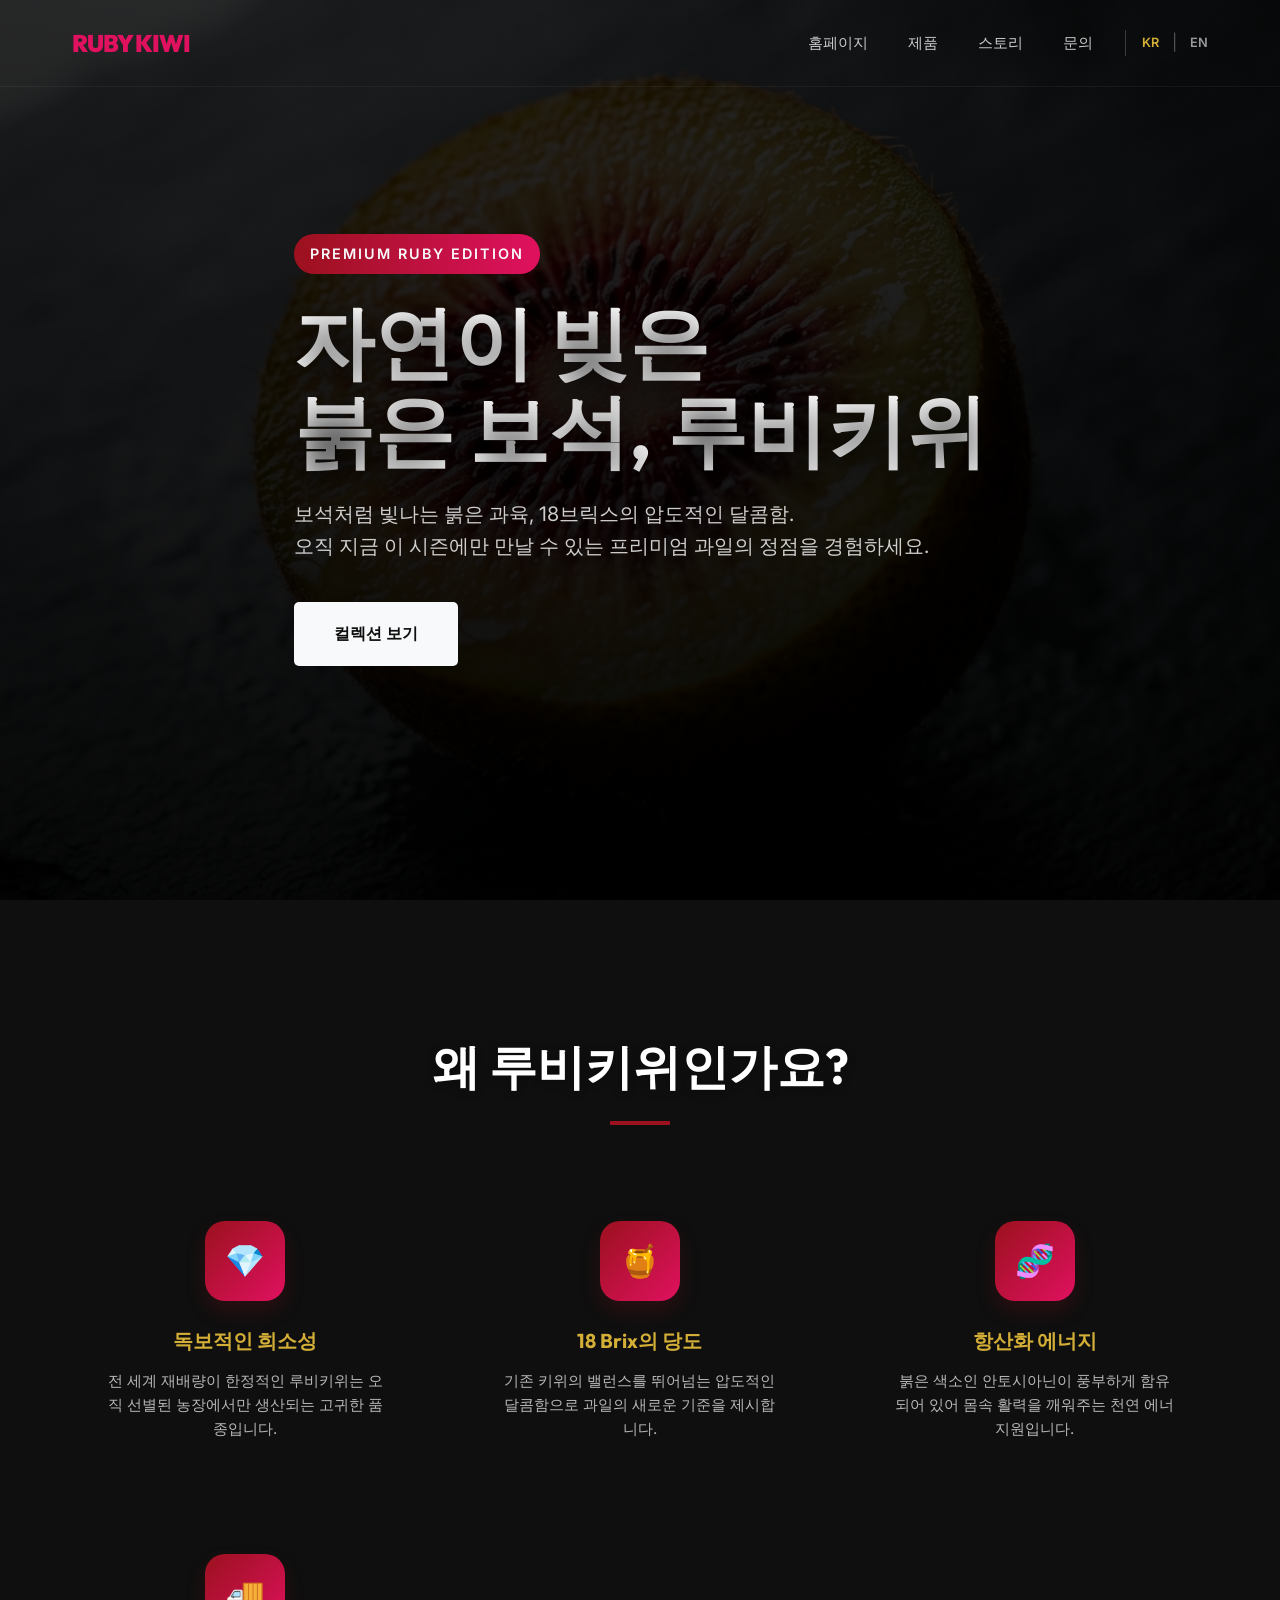
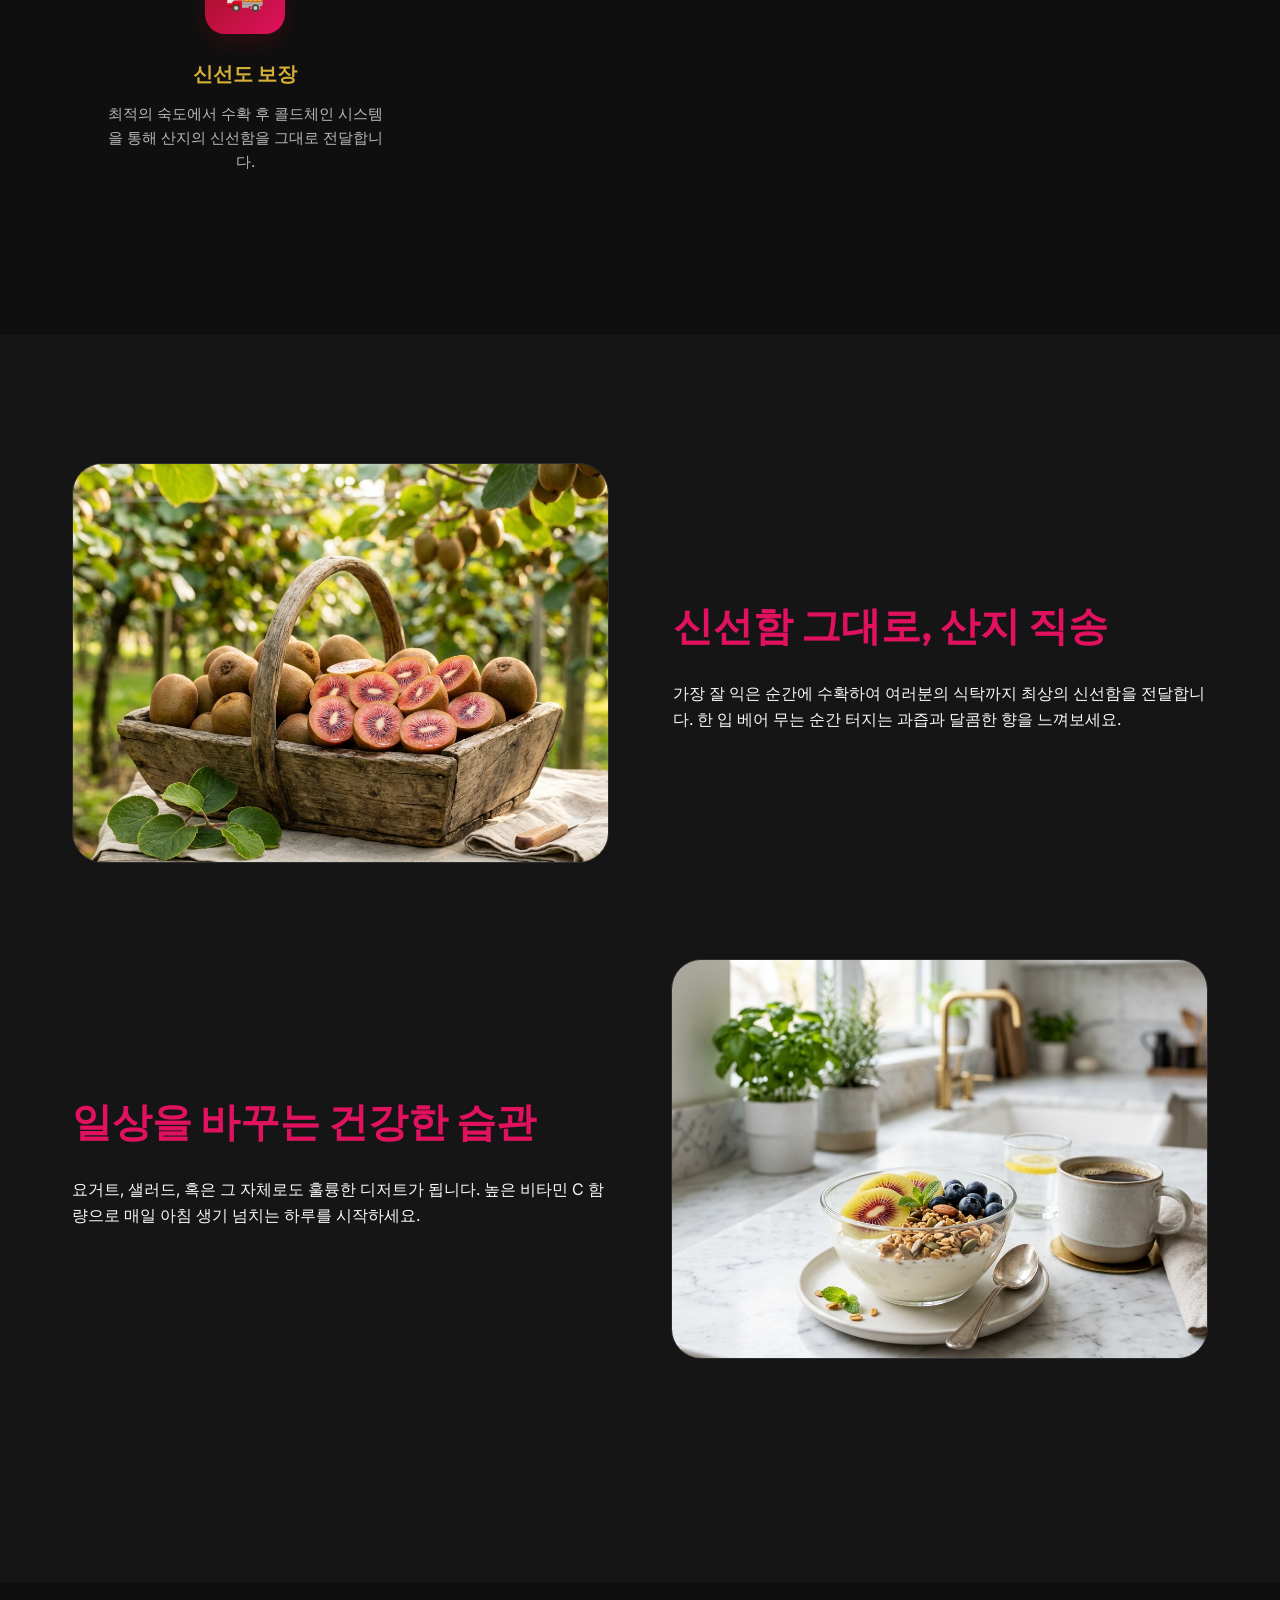
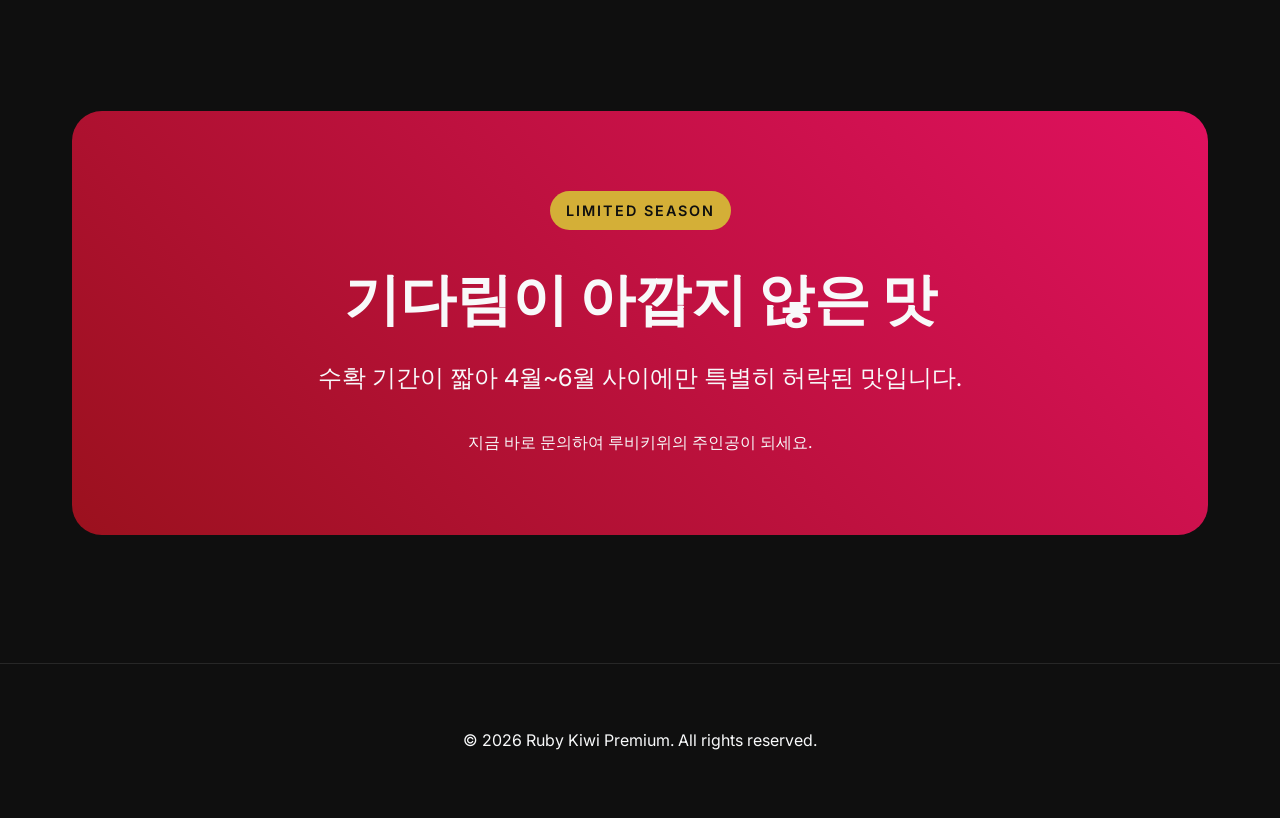
<file: index.html>
<!DOCTYPE html>
<html lang="ko">
<head>
    <meta charset="UTF-8">
    <meta name="viewport" content="width=device-width, initial-scale=1.0">
    <title>루비키위(Ruby Kiwi) - 자연이 빚은 붉은 보석</title>
    <meta name="description" content="보석처럼 붉은 과육과 압도적인 달콤함을 자랑하는 루비키위를 만나보세요. 18브릭스의 높은 당도와 풍부한 항산화 성분을 담았습니다.">
    <link rel="stylesheet" href="style.css">
</head>
<body>

    <!-- Navigation -->
    <nav id="navbar">
        <div class="container">
            <a href="#" class="logo">RUBY KIWI</a>
            <div style="display: flex; align-items: center;">
                <ul class="nav-links">
                    <li><a href="#home">홈페이지</a></li>
                    <li><a href="#features">제품</a></li>
                    <li><a href="#about">스토리</a></li>
                    <li><a href="#seasonal">문의</a></li>
                </ul>
                <div class="lang-switch">
                    <a href="index.html" class="active">KR</a>
                    <span style="opacity: 0.3; margin: 0 5px;">|</span>
                    <a href="en.html">EN</a>
                </div>
            </div>
        </div>
    </nav>

    <!-- Hero Section -->
    <header id="home">
        <div class="hero-bg">
            <img src="hero.png" alt="Ruby Kiwi Premium Banner">
        </div>
        <div class="container">
            <div class="hero-content">
                <span class="badge">Premium Ruby Edition</span>
                <h1>자연이 빚은<br>붉은 보석, 루비키위</h1>
                <p class="hero-desc">
                    보석처럼 빛나는 붉은 과육, 18브릭스의 압도적인 달콤함. <br>
                    오직 지금 이 시즌에만 만날 수 있는 프리미엄 과일의 정점을 경험하세요.
                </p>
                <a href="#features" class="btn">컬렉션 보기</a>
            </div>
        </div>
    </header>

    <!-- Benefits Section -->
    <section id="about">
        <div class="container">
            <div class="section-title">
                <h2>왜 루비키위인가요?</h2>
                <div class="underline"></div>
            </div>
            <div class="benefits-grid">
                <div class="benefit-card">
                    <div class="benefit-icon">💎</div>
                    <h3>독보적인 희소성</h3>
                    <p>전 세계 재배량이 한정적인 루비키위는 오직 선별된 농장에서만 생산되는 고귀한 품종입니다.</p>
                </div>
                <div class="benefit-card">
                    <div class="benefit-icon">🍯</div>
                    <h3>18 Brix의 당도</h3>
                    <p>기존 키위의 밸런스를 뛰어넘는 압도적인 달콤함으로 과일의 새로운 기준을 제시합니다.</p>
                </div>
                <div class="benefit-card">
                    <div class="benefit-icon">🧬</div>
                    <h3>항산화 에너지</h3>
                    <p>붉은 색소인 안토시아닌이 풍부하게 함유되어 있어 몸속 활력을 깨워주는 천연 에너지원입니다.</p>
                </div>
                <div class="benefit-card">
                    <div class="benefit-icon">🚚</div>
                    <h3>신선도 보장</h3>
                    <p>최적의 숙도에서 수확 후 콜드체인 시스템을 통해 산지의 신선함을 그대로 전달합니다.</p>
                </div>
            </div>
        </div>
    </section>

    <!-- Features / Products -->
    <section id="features" style="background-color: #151515;">
        <div class="container">
            <div class="feature-row">
                <div class="feature-img">
                    <img src="basket.png" alt="Ruby Kiwi in Basket">
                </div>
                <div class="feature-text">
                    <h3>신선함 그대로, 산지 직송</h3>
                    <p>가장 잘 익은 순간에 수확하여 여러분의 식탁까지 최상의 신선함을 전달합니다. 한 입 베어 무는 순간 터지는 과즙과 달콤한 향을 느껴보세요.</p>
                </div>
            </div>

            <div class="feature-row">
                <div class="feature-img">
                    <img src="breakfast.png" alt="Ruby Kiwi Healthy Breakfast">
                </div>
                <div class="feature-text">
                    <h3>일상을 바꾸는 건강한 습관</h3>
                    <p>요거트, 샐러드, 혹은 그 자체로도 훌륭한 디저트가 됩니다. 높은 비타민 C 함량으로 매일 아침 생기 넘치는 하루를 시작하세요.</p>
                </div>
            </div>
        </div>
    </section>

    <!-- Seasonal Callout -->
    <section id="seasonal">
        <div class="container">
            <div class="seasonal">
                <span class="badge" style="background: var(--gold); color: var(--dark);">Limited Season</span>
                <h2>기다림이 아깝지 않은 맛</h2>
                <p style="font-size: 1.5rem; margin-bottom: 2rem;">수확 기간이 짧아 4월~6월 사이에만 특별히 허락된 맛입니다.</p>
                <p>지금 바로 문의하여 루비키위의 주인공이 되세요.</p>
            </div>
        </div>
    </section>

    <footer style="padding: 4rem 0; text-align: center; border-top: 1px solid rgba(255,255,255,0.1);">
        <p>&copy; 2026 Ruby Kiwi Premium. All rights reserved.</p>
    </footer>

    <script>
        // Sticky Navigation
        const navbar = document.getElementById('navbar');
        window.onscroll = () => {
            if (window.scrollY > 50) {
                navbar.classList.add('scrolled');
            } else {
                navbar.classList.remove('scrolled');
            }
        };

        // Scroll Reveal
        const observerOptions = {
            threshold: 0.1
        };

        const observer = new IntersectionObserver((entries) => {
            entries.forEach(entry => {
                if (entry.isIntersecting) {
                    entry.target.style.opacity = "1";
                    entry.target.style.transform = "translateY(0)";
                }
            });
        }, observerOptions);

        document.querySelectorAll('.benefit-card, .info-card, .feature-row, .seasonal').forEach(el => {
            el.style.opacity = "0";
            el.style.transform = "translateY(30px)";
            el.style.transition = "all 0.8s ease-out";
            observer.observe(el);
        });
    </script>
</body>
</html>
</file>
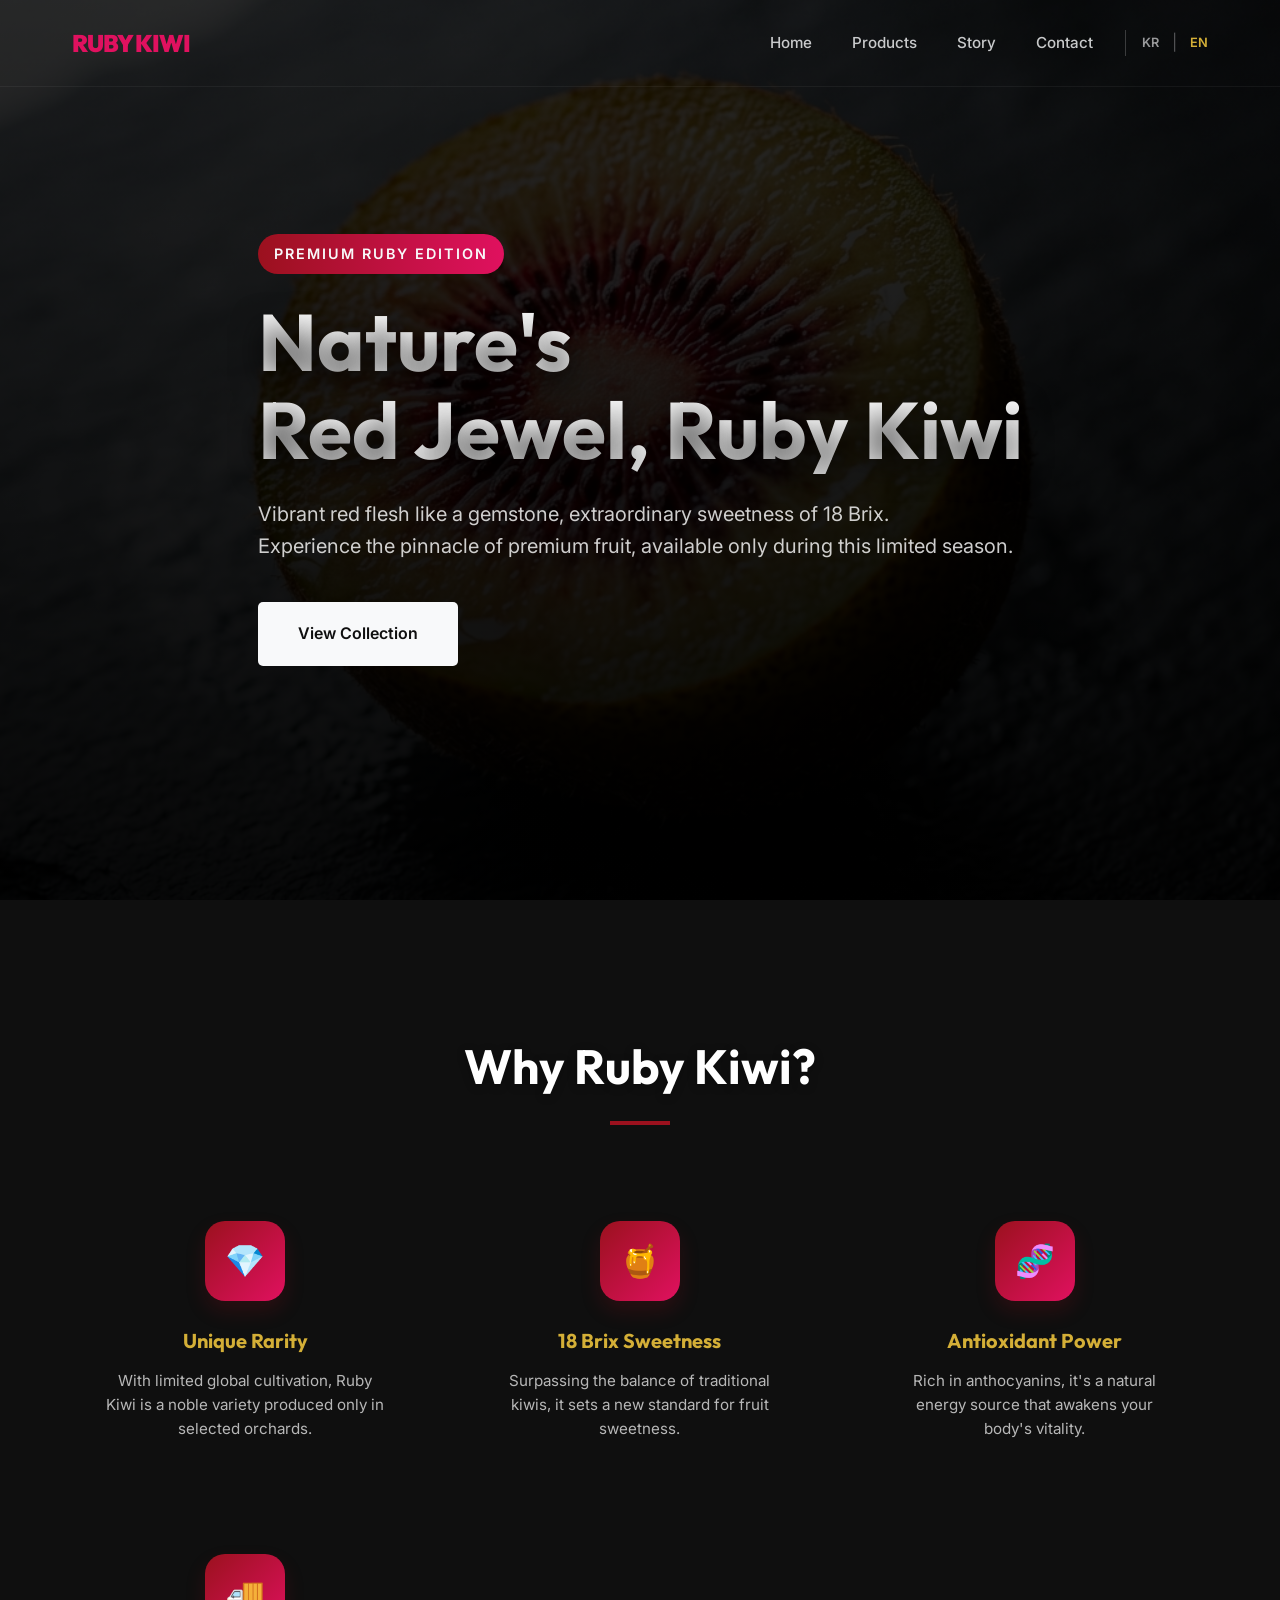
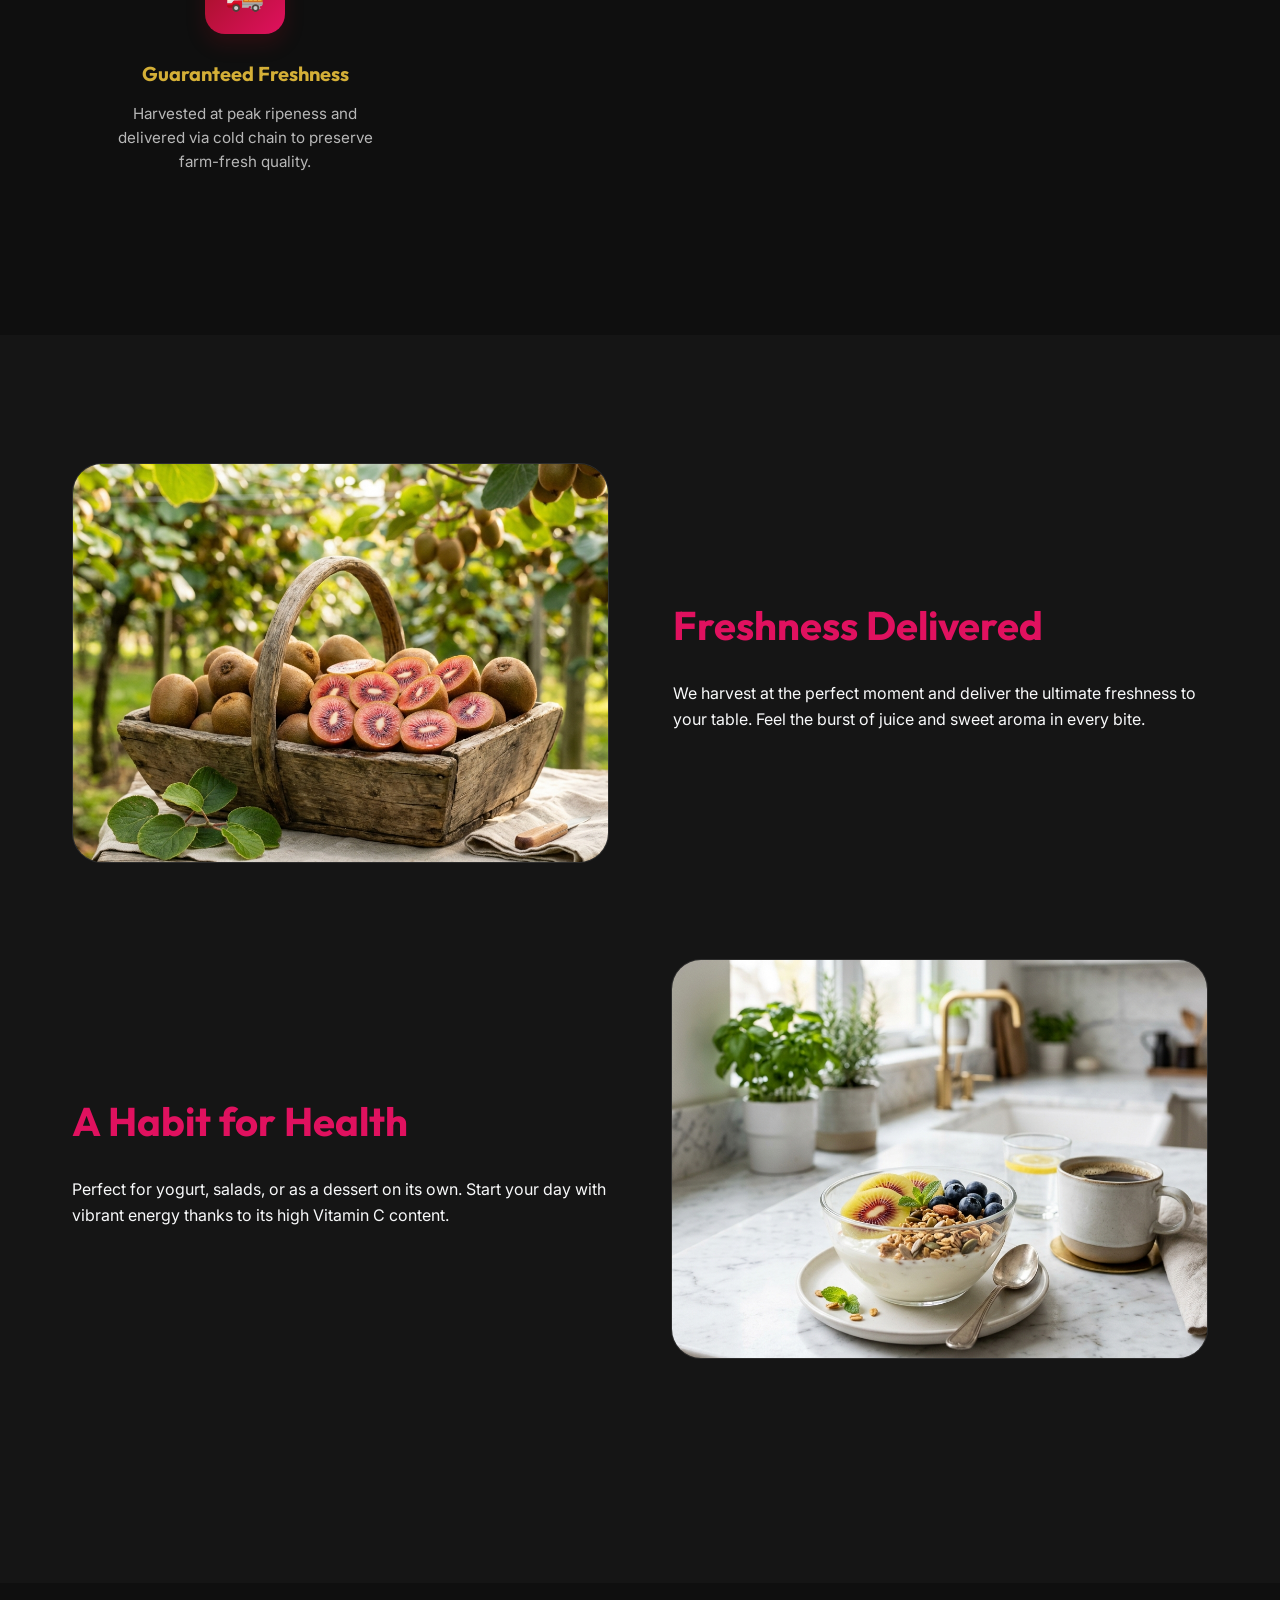
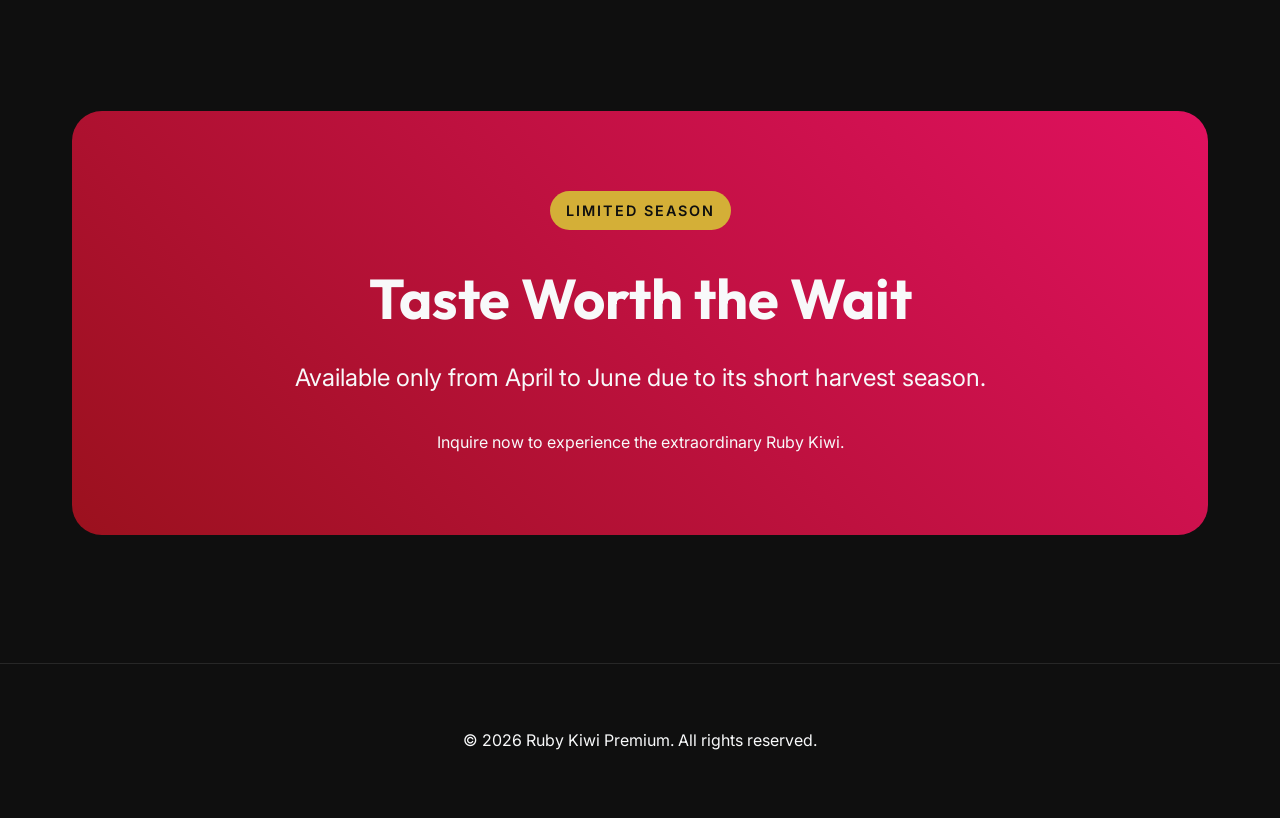
<file: en.html>
<!DOCTYPE html>
<html lang="en">
<head>
    <meta charset="UTF-8">
    <meta name="viewport" content="width=device-width, initial-scale=1.0">
    <title>Ruby Kiwi - Nature's Red Jewel</title>
    <meta name="description" content="Discover the vibrant red flesh and extraordinary sweetness of Ruby Kiwi. 18 Brix sugar content and rich antioxidants in every bite.">
    <link rel="stylesheet" href="style.css">
</head>
<body>

    <!-- Navigation -->
    <nav id="navbar">
        <div class="container">
            <a href="#" class="logo">RUBY KIWI</a>
            <div style="display: flex; align-items: center;">
                <ul class="nav-links">
                    <li><a href="#home">Home</a></li>
                    <li><a href="#features">Products</a></li>
                    <li><a href="#about">Story</a></li>
                    <li><a href="#seasonal">Contact</a></li>
                </ul>
                <div class="lang-switch">
                    <a href="index.html">KR</a>
                    <span style="opacity: 0.3; margin: 0 5px;">|</span>
                    <a href="en.html" class="active">EN</a>
                </div>
            </div>
        </div>
    </nav>

    <!-- Hero Section -->
    <header id="home">
        <div class="hero-bg">
            <img src="hero.png" alt="Ruby Kiwi Premium Banner">
        </div>
        <div class="container">
            <div class="hero-content">
                <span class="badge">Premium Ruby Edition</span>
                <h1>Nature's<br>Red Jewel, Ruby Kiwi</h1>
                <p class="hero-desc">
                    Vibrant red flesh like a gemstone, extraordinary sweetness of 18 Brix. <br>
                    Experience the pinnacle of premium fruit, available only during this limited season.
                </p>
                <a href="#features" class="btn">View Collection</a>
            </div>
        </div>
    </header>

    <!-- Benefits Section -->
    <section id="about">
        <div class="container">
            <div class="section-title">
                <h2>Why Ruby Kiwi?</h2>
                <div class="underline"></div>
            </div>
            <div class="benefits-grid">
                <div class="benefit-card">
                    <div class="benefit-icon">💎</div>
                    <h3>Unique Rarity</h3>
                    <p>With limited global cultivation, Ruby Kiwi is a noble variety produced only in selected orchards.</p>
                </div>
                <div class="benefit-card">
                    <div class="benefit-icon">🍯</div>
                    <h3>18 Brix Sweetness</h3>
                    <p>Surpassing the balance of traditional kiwis, it sets a new standard for fruit sweetness.</p>
                </div>
                <div class="benefit-card">
                    <div class="benefit-icon">🧬</div>
                    <h3>Antioxidant Power</h3>
                    <p>Rich in anthocyanins, it's a natural energy source that awakens your body's vitality.</p>
                </div>
                <div class="benefit-card">
                    <div class="benefit-icon">🚚</div>
                    <h3>Guaranteed Freshness</h3>
                    <p>Harvested at peak ripeness and delivered via cold chain to preserve farm-fresh quality.</p>
                </div>
            </div>
        </div>
    </section>

    <!-- Features / Products -->
    <section id="features" style="background-color: #151515;">
        <div class="container">
            <div class="feature-row">
                <div class="feature-img">
                    <img src="basket.png" alt="Ruby Kiwi in Basket">
                </div>
                <div class="feature-text">
                    <h3>Freshness Delivered</h3>
                    <p>We harvest at the perfect moment and deliver the ultimate freshness to your table. Feel the burst of juice and sweet aroma in every bite.</p>
                </div>
            </div>

            <div class="feature-row">
                <div class="feature-img">
                    <img src="breakfast.png" alt="Ruby Kiwi Healthy Breakfast">
                </div>
                <div class="feature-text">
                    <h3>A Habit for Health</h3>
                    <p>Perfect for yogurt, salads, or as a dessert on its own. Start your day with vibrant energy thanks to its high Vitamin C content.</p>
                </div>
            </div>
        </div>
    </section>

    <!-- Seasonal Callout -->
    <section id="seasonal">
        <div class="container">
            <div class="seasonal">
                <span class="badge" style="background: var(--gold); color: var(--dark);">Limited Season</span>
                <h2>Taste Worth the Wait</h2>
                <p style="font-size: 1.5rem; margin-bottom: 2rem;">Available only from April to June due to its short harvest season.</p>
                <p>Inquire now to experience the extraordinary Ruby Kiwi.</p>
            </div>
        </div>
    </section>

    <footer style="padding: 4rem 0; text-align: center; border-top: 1px solid rgba(255,255,255,0.1);">
        <p>&copy; 2026 Ruby Kiwi Premium. All rights reserved.</p>
    </footer>

    <script>
        // Sticky Navigation
        const navbar = document.getElementById('navbar');
        window.onscroll = () => {
            if (window.scrollY > 50) {
                navbar.classList.add('scrolled');
            } else {
                navbar.classList.remove('scrolled');
            }
        };

        // Scroll Reveal
        const observerOptions = {
            threshold: 0.1
        };

        const observer = new IntersectionObserver((entries) => {
            entries.forEach(entry => {
                if (entry.isIntersecting) {
                    entry.target.style.opacity = "1";
                    entry.target.style.transform = "translateY(0)";
                }
            });
        }, observerOptions);

        document.querySelectorAll('.benefit-card, .info-card, .feature-row, .seasonal').forEach(el => {
            el.style.opacity = "0";
            el.style.transform = "translateY(30px)";
            el.style.transition = "all 0.8s ease-out";
            observer.observe(el);
        });
    </script>
</body>
</html>
</file>
<file: style.css>
@import url('https://fonts.googleapis.com/css2?family=Inter:wght@300;400;600&family=Outfit:wght@500;700;900&display=swap');

:root {
    --ruby: #9B111E;
    --ruby-light: #E0115F;
    --gold: #D4AF37;
    --dark: #0F0F0F;
    --light: #F8F9FA;
    --glass: rgba(255, 255, 255, 0.05);
    --transition: all 0.4s cubic-bezier(0.16, 1, 0.3, 1);
}

* {
    margin: 0;
    padding: 0;
    box-sizing: border-box;
}

body {
    font-family: 'Inter', sans-serif;
    background-color: var(--dark);
    color: var(--light);
    line-height: 1.6;
    overflow-x: hidden;
}

h1, h2, h3 {
    font-family: 'Outfit', sans-serif;
    font-weight: 700;
    color: var(--light); /* Ensure default is bright */
}

.container {
    max-width: 1200px;
    margin: 0 auto;
    padding: 0 2rem;
}

/* Header & Nav */
nav {
    position: fixed;
    top: 0;
    left: 0;
    width: 100%;
    z-index: 1000;
    padding: 1.5rem 0;
    transition: var(--transition);
    border-bottom: 1px solid rgba(255, 255, 255, 0.05);
}

nav.scrolled {
    background: rgba(15, 15, 15, 0.8);
    backdrop-filter: blur(20px);
    padding: 1rem 0;
}

nav .container {
    display: flex;
    justify-content: space-between;
    align-items: center;
}

.logo {
    font-family: 'Outfit', sans-serif;
    font-size: 1.5rem;
    font-weight: 900;
    color: var(--ruby-light);
    text-decoration: none;
    letter-spacing: -1px;
}

.nav-links {
    display: flex;
    gap: 2.5rem;
    list-style: none;
}

.nav-links a {
    text-decoration: none;
    color: var(--light);
    font-size: 0.95rem;
    font-weight: 500;
    transition: var(--transition);
    opacity: 0.8;
}

.nav-links a:hover {
    color: var(--ruby-light);
    opacity: 1;
}

.lang-switch {
    display: flex;
    gap: 0.5rem;
    align-items: center;
    margin-left: 2rem;
    border-left: 1px solid rgba(255,255,255,0.2);
    padding-left: 1rem;
}

.lang-switch a {
    text-decoration: none;
    color: var(--light);
    font-size: 0.8rem;
    font-weight: 600;
    opacity: 0.6;
    transition: var(--transition);
}

.lang-switch a.active {
    opacity: 1;
    color: var(--gold);
}

header {
    height: 100vh;
    width: 100%;
    position: relative;
    display: flex;
    align-items: center;
    overflow: hidden;
}

.hero-bg {
    position: absolute;
    top: 0;
    left: 0;
    width: 100%;
    height: 100%;
    z-index: -1;
}

.hero-bg img {
    width: 100%;
    height: 100%;
    object-fit: cover;
    filter: brightness(0.4) saturate(1.2);
    transition: transform 10s ease;
}

.hero-bg::after {
    content: '';
    position: absolute;
    top: 0;
    left: 0;
    width: 100%;
    height: 100%;
    background: linear-gradient(to bottom, rgba(0,0,0,0.6), rgba(0,0,0,0.9));
}

header:hover .hero-bg img {
    transform: scale(1.1);
}

.hero-content {
    z-index: 1;
    max-width: 800px;
}

.badge {
    display: inline-block;
    padding: 0.5rem 1rem;
    background: linear-gradient(90deg, var(--ruby), var(--ruby-light));
    border-radius: 50px;
    font-size: 0.9rem;
    font-weight: 600;
    margin-bottom: 1.5rem;
    text-transform: uppercase;
    letter-spacing: 2px;
    animation: fadeInUp 1s ease forwards;
}

h1 {
    font-size: clamp(3rem, 10vw, 5rem);
    line-height: 1.1;
    margin-bottom: 1.5rem;
    background: linear-gradient(to right, #ffffff, #ffffff); /* Pure white for maximum visibility */
    -webkit-background-clip: text;
    -webkit-text-fill-color: transparent;
    text-shadow: 0 10px 30px rgba(0,0,0,0.8);
    animation: fadeInUp 1s ease 0.2s forwards;
    opacity: 0;
}

.hero-desc {
    font-size: 1.25rem;
    color: rgba(255, 255, 255, 0.8);
    margin-bottom: 2.5rem;
    animation: fadeInUp 1s ease 0.4s forwards;
    opacity: 0;
}

.btn {
    display: inline-block;
    padding: 1.2rem 2.5rem;
    background-color: var(--light);
    color: var(--dark);
    text-decoration: none;
    font-weight: 600;
    border-radius: 5px;
    transition: var(--transition);
    animation: fadeInUp 1s ease 0.6s forwards;
    opacity: 0;
}

.btn:hover {
    transform: translateY(-5px);
    box-shadow: 0 10px 20px rgba(0, 0, 0, 0.3);
    background-color: var(--gold);
}

/* Sections */
section {
    padding: 8rem 0;
}

.section-title {
    text-align: center;
    margin-bottom: 4rem;
}

.section-title h2 {
    font-size: 3rem;
    margin-bottom: 1rem;
    color: #ffffff;
    text-shadow: 0 2px 10px rgba(0,0,0,0.3);
}

.section-title .underline {
    width: 60px;
    height: 4px;
    background: var(--ruby);
    margin: 0 auto;
}

/* Info Grid */
.info-grid {
    display: grid;
    grid-template-columns: repeat(auto-fit, minmax(300px, 1fr));
    gap: 2rem;
}

.info-card {
    background: var(--glass);
    padding: 3rem;
    border-radius: 20px;
    border: 1px solid rgba(255, 255, 255, 0.1);
    transition: var(--transition);
    backdrop-filter: blur(10px);
}

.info-card:hover {
    border-color: var(--ruby-light);
    transform: translateY(-10px);
}

.info-card h3 {
    font-size: 1.5rem;
    margin-bottom: 1rem;
    color: var(--gold);
}

/* Feature Section */
.feature-row {
    display: flex;
    align-items: center;
    gap: 4rem;
    margin-bottom: 6rem;
}

.feature-row:nth-child(even) {
    flex-direction: row-reverse;
}

.feature-img {
    flex: 1;
    border-radius: 30px;
    overflow: hidden;
    height: 400px;
    border: 1px solid rgba(255, 255, 255, 0.1);
}

.feature-img img {
    width: 100%;
    height: 100%;
    object-fit: cover;
}

.feature-text {
    flex: 1;
}

.feature-text h3 {
    font-size: 2.5rem;
    margin-bottom: 1.5rem;
    color: var(--ruby-light);
}

/* Benefits Section */
.benefits-grid {
    display: grid;
    grid-template-columns: repeat(auto-fit, minmax(250px, 1fr));
    gap: 3rem;
    margin-top: 2rem;
}

.benefit-card {
    text-align: center;
    padding: 2rem;
    transition: var(--transition);
}

.benefit-icon {
    width: 80px;
    height: 80px;
    margin: 0 auto 1.5rem;
    background: linear-gradient(135deg, var(--ruby), var(--ruby-light));
    border-radius: 20px;
    display: flex;
    align-items: center;
    justify-content: center;
    font-size: 2rem;
    color: white;
    box-shadow: 0 10px 20px rgba(155, 17, 30, 0.2);
}

.benefit-card h3 {
    font-size: 1.25rem;
    margin-bottom: 0.75rem;
    color: var(--gold);
}

.benefit-card p {
    font-size: 0.95rem;
    color: rgba(255, 255, 255, 0.7);
}

/* Seasonal Banner */
.seasonal {
    background: linear-gradient(45deg, var(--ruby), var(--ruby-light));
    border-radius: 30px;
    padding: 5rem;
    text-align: center;
}

.seasonal h2 {
    font-size: 3.5rem;
    margin-bottom: 1rem;
}

/* Animations */
@keyframes fadeInUp {
    from {
        opacity: 0;
        transform: translateY(30px);
    }
    to {
        opacity: 1;
        transform: translateY(0);
    }
}

@media (max-width: 992px) {
    .container {
        padding: 0 1.5rem;
    }
    
    .hero-content {
        text-align: center;
        margin: 0 auto;
    }
    
    h1 {
        font-size: 4rem;
    }
    
    .feature-row {
        gap: 2rem;
    }
}

@media (max-width: 768px) {
    nav .nav-links {
        display: none; /* Simple approach: hide on mobile, could add a menu later if needed */
    }
    
    .lang-switch {
        margin-left: 0;
        border: none;
        padding-left: 0;
    }

    h1 {
        font-size: 3rem;
    }
    
    .hero-desc {
        font-size: 1rem;
    }

    section {
        padding: 5rem 0;
    }

    .section-title h2 {
        font-size: 2.25rem;
    }

    .feature-row, .feature-row:nth-child(even) {
        flex-direction: column;
        text-align: center;
    }
    
    .feature-img {
        width: 100%;
        height: 300px;
    }
    
    .seasonal {
        padding: 3rem 1.5rem;
    }
    
    .seasonal h2 {
        font-size: 2.5rem;
    }
}

@media (max-width: 480px) {
    h1 {
        font-size: 2.5rem;
    }
    
    .btn {
        padding: 1rem 2rem;
        width: 100%;
        text-align: center;
    }
}
</file>
